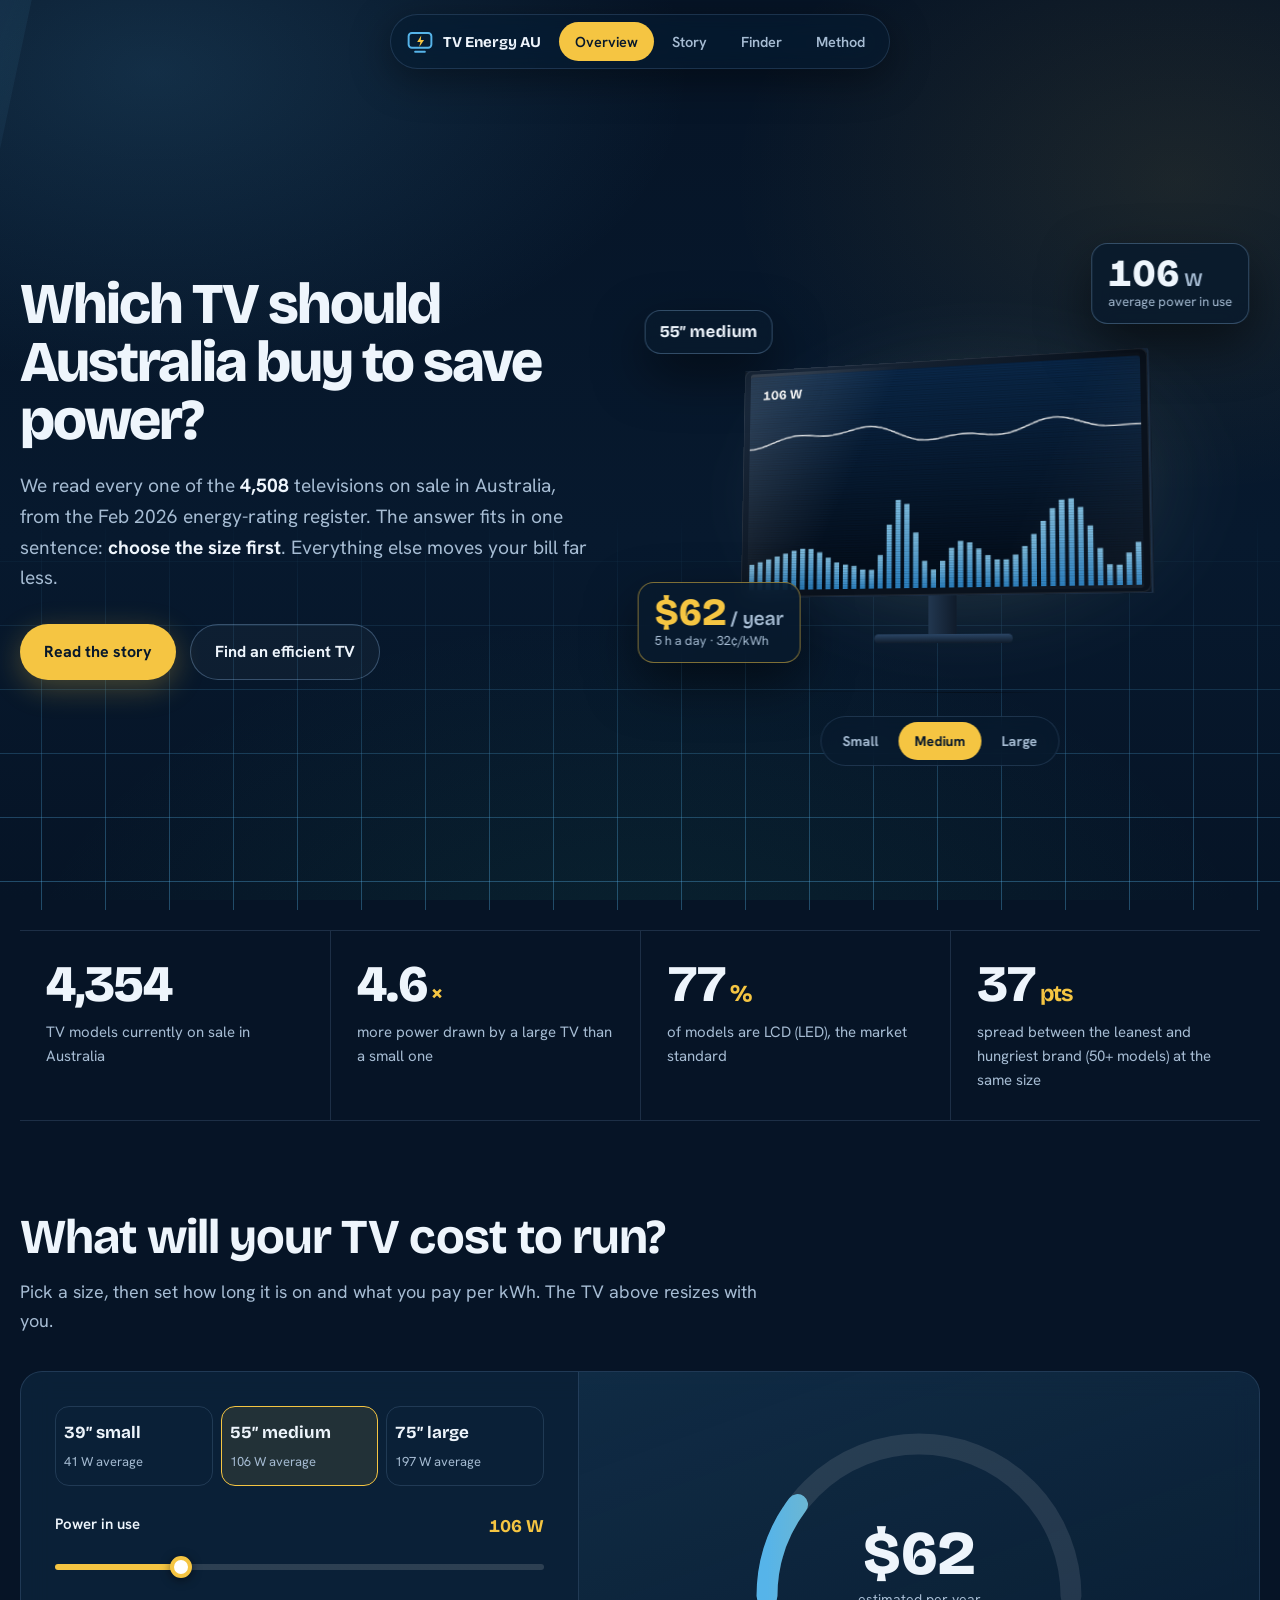
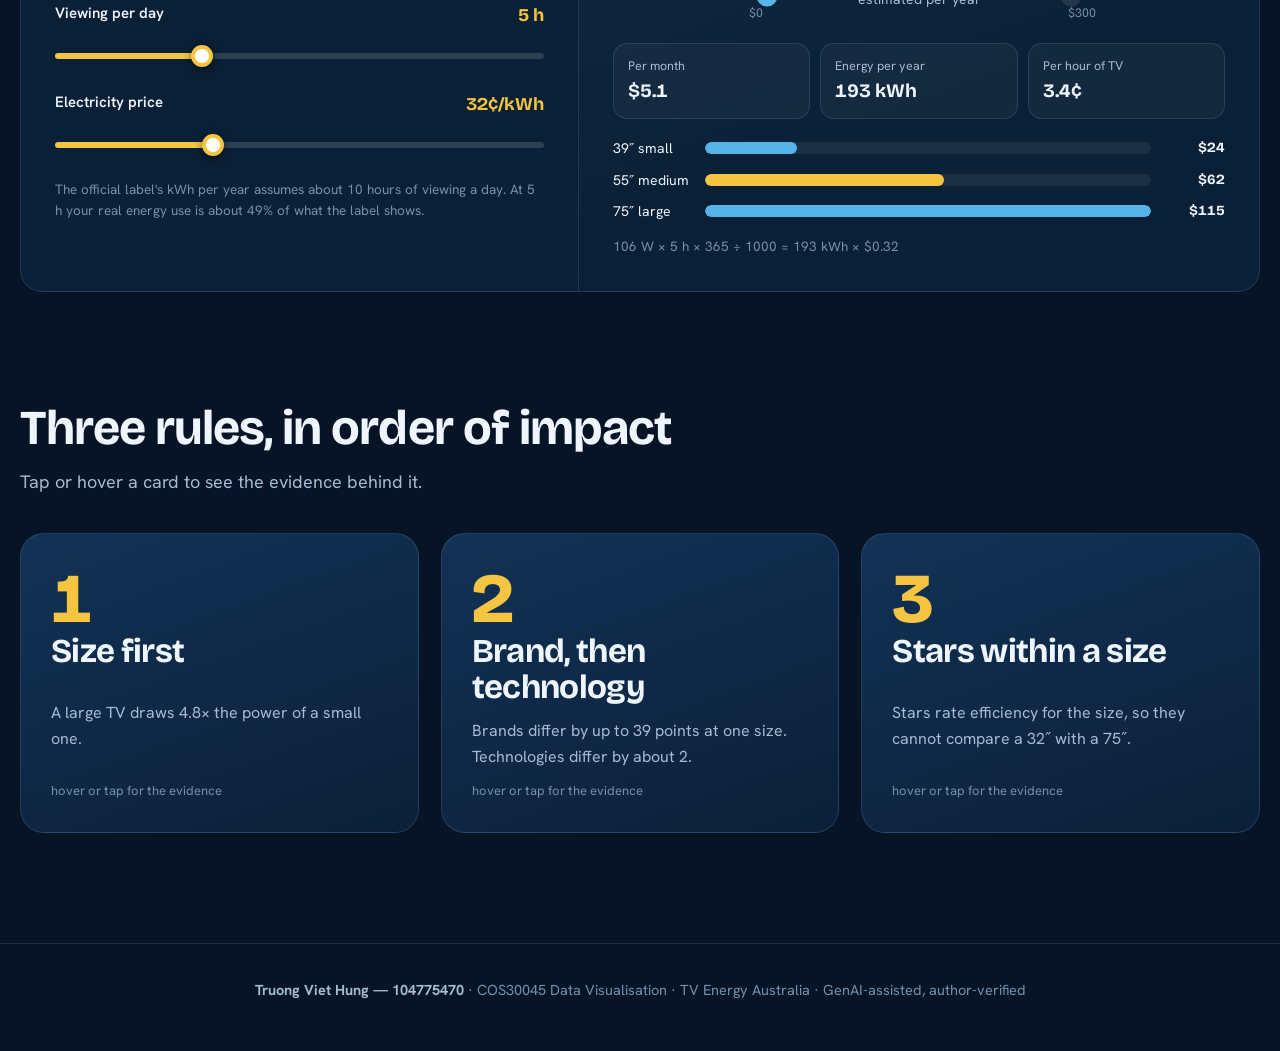
<file: index.html>
<!DOCTYPE html>
<html lang="en">
<head>
<meta charset="UTF-8">
<meta name="viewport" content="width=device-width, initial-scale=1, viewport-fit=cover">
<title>TV Energy in Australia — which TV should you buy to save power?</title>
<meta name="description" content="Interactive data story of 4,508 TVs on sale in Australia: size, brand, technology, stars and standby power.">
<link rel="preconnect" href="https://fonts.googleapis.com"><link rel="preconnect" href="https://fonts.gstatic.com" crossorigin>
<link href="https://fonts.googleapis.com/css2?family=Bricolage+Grotesque:opsz,wght@12..96,500..800&family=Hanken+Grotesk:wght@400..700&display=swap" rel="stylesheet">
<link rel="stylesheet" href="style.css">
</head>
<body>
<div id="progress"></div>
<div id="wipe"></div>
<div id="boot" aria-hidden="true"><div class="beam"></div><div class="bootlbl">TV ENERGY · AUSTRALIA</div></div>
<div class="tt" id="tt" role="tooltip"></div>

<header class="top">
  <div class="bar">
    <div class="brand">
      <svg viewBox="0 0 32 32" aria-hidden="true"><rect x="2" y="5" width="28" height="18" rx="4" fill="none" stroke="#56B4E9" stroke-width="2.4"/><path d="M17.5 8l-5 8h4l-1.5 6 6-8.5h-4z" fill="#f5c542"/><path d="M10 28h12" stroke="#56B4E9" stroke-width="2.4" stroke-linecap="round"/></svg>
      <span>TV Energy AU</span>
    </div>
    <nav class="tabs" aria-label="Main navigation">
      <i id="tabPill"></i>
      <button data-go="home">Overview</button>
      <button data-go="story">Story</button>
      <button data-go="finder">Finder</button>
      <button data-go="method">Method</button>
    </nav>
  </div>
</header>

<div class="rail" id="rail" hidden aria-label="Chapters"></div>

<main id="stage">

<!-- ================= OVERVIEW ================= -->
<section class="scene" id="s-home">
  <div class="wrap">
    <div class="hero">
      <div class="floor"><i></i></div>
      <div>
        <h1>Which TV should Australia buy to save power?</h1>
        <p class="lead">We read every one of the <b data-bind="n">4,508</b> televisions on sale in Australia, from the Feb 2026 energy-rating register. The answer fits in one sentence: <b>choose the size first</b>. Everything else moves your bill far less.</p>
        <div class="hero-cta">
          <button class="btn primary" data-go="story">Read the story</button>
          <button class="btn ghost" data-go="finder">Find an efficient TV</button>
        </div>
      </div>
      <div class="tv-stage" id="tvStage">
        <div class="tv-rig" id="tvRig">
          <div class="glow" id="tvGlow"></div>
          <div class="tv" id="tv">
            <div class="f back"></div><div class="f sl"></div><div class="f sr2"></div><div class="f st"></div><div class="f sb"></div>
            <div class="f front"><canvas id="tvCanvas" width="640" height="360"></canvas></div>
            <div class="neck"></div><div class="foot"></div><div class="shadow"></div>
          </div>
        </div>
        <div class="float f-w"><div class="big"><span id="fW">105</span><small>W</small></div><div class="sm">average power in use</div></div>
        <div class="float f-c"><div class="big"><span id="fC">$62</span><small>/ year</small></div><div class="sm" id="fCs">5 h a day · 32¢/kWh</div></div>
        <div class="float f-s" id="fS">55″ medium</div>
        <div class="size-seg" id="heroSeg" role="group" aria-label="TV size">
          <button data-p="small" aria-pressed="false">Small</button>
          <button data-p="medium" aria-pressed="true">Medium</button>
          <button data-p="large" aria-pressed="false">Large</button>
        </div>
      </div>
    </div>

    <div class="kpis" data-reveal>
      <div class="kpi"><div class="n"><span data-count data-to="4508"></span></div><p>TV models currently on sale in Australia</p></div>
      <div class="kpi"><div class="n"><span data-count data-bindto="ratio" data-dec="1"></span><small>×</small></div><p>more power drawn by a large TV than a small one</p></div>
      <div class="kpi"><div class="n"><span data-count data-bindto="ledShare"></span><small>%</small></div><p>of models are LCD (LED), the market standard</p></div>
      <div class="kpi"><div class="n"><span data-count data-bindto="brandSpread"></span><small>pts</small></div><p>spread between the leanest and hungriest brand (50+ models) at the same size</p></div>
    </div>

    <div class="sec-head" data-reveal>
      <h2>What will your TV cost to run?</h2>
      <p>Pick a size, then set how long it is on and what you pay per kWh. The TV above resizes with you.</p>
    </div>
    <div class="panel calc" data-reveal>
      <div class="in">
        <div class="presets" id="presets" role="group" aria-label="Size preset"></div>
        <div class="field"><label for="rW">Power in use <output id="oW">105 W</output></label><input type="range" id="rW" min="10" max="400" step="1"></div>
        <div class="field"><label for="rH">Viewing per day <output id="oH">5 h</output></label><input type="range" id="rH" min="0.5" max="16" step="0.5"></div>
        <div class="field"><label for="rC">Electricity price <output id="oC">32¢/kWh</output></label><input type="range" id="rC" min="10" max="80" step="1"></div>
        <p class="fine" id="labelNote"></p>
      </div>
      <div class="out">
        <div class="gauge"><svg viewBox="0 0 400 230" aria-hidden="true"><path id="gBg" fill="none" stroke="rgba(255,255,255,.1)" stroke-width="22" stroke-linecap="round"/><path id="gFg" fill="none" stroke="url(#gg)" stroke-width="22" stroke-linecap="round"/><defs><linearGradient id="gg" x1="0" x2="1"><stop offset="0" stop-color="#56B4E9"/><stop offset="1" stop-color="#f5c542"/></linearGradient></defs><text x="28" y="222" font-size="13" fill="#7590ad" text-anchor="middle">$0</text><text x="372" y="222" font-size="13" fill="#7590ad" text-anchor="middle" id="gMax">$300</text></svg>
          <div class="val"><b id="cYear">$62</b><span>estimated per year</span></div></div>
        <div class="minis"><div><span>Per month</span><b id="cMonth">$5.1</b></div><div><span>Energy per year</span><b id="cKwh">192 kWh</b></div><div><span>Per hour of TV</span><b id="cHour">3.4¢</b></div></div>
        <div class="cmp" id="cmp"></div>
        <p class="fine" id="cFormula"></p>
      </div>
    </div>

    <div class="sec-head" data-reveal>
      <h2>Three rules, in order of impact</h2>
      <p>Tap or hover a card to see the evidence behind it.</p>
    </div>
    <div class="verdict" id="verdict"></div>
  </div>
</section>

<!-- ================= STORY ================= -->
<section class="scene" id="s-story" hidden>
  <div class="wrap">
    <div class="story-hero">
      <h1>Eight charts that explain the TV market</h1>
      <p>Each chapter asks one question, shows the answer, and says what it means for a buyer. Every chart is drawn live from the 4,508 models, and most have a switch so you can look at the same data another way.</p>
    </div>
    <div id="chapters"></div>
    <div class="end-verdict" data-reveal>
      <h2>What to tell a shopper</h2>
      <ol id="endList"></ol>
    </div>
  </div>
</section>

<!-- ================= FINDER ================= -->
<section class="scene" id="s-finder" hidden>
  <div class="wrap">
    <div class="sec-head">
      <h2>Find the leanest TV for your room</h2>
      <p>Filter all 4,508 models, then click a dot or a row. Dots outside your filter fade out; the gold line traces the lowest power at each size.</p>
    </div>
    <div class="finder">
      <aside class="panel filters">
        <h3>Filters</h3>
        <div class="field"><label>Screen size <output id="fSize">15–115″</output></label>
          <input type="range" id="fMin" min="15" max="115" step="1" value="15" aria-label="Minimum size">
          <input type="range" id="fMax" min="15" max="115" step="1" value="115" aria-label="Maximum size" style="margin-top:14px">
          <div class="chips" style="margin-top:12px" id="fCls"></div></div>
        <div class="field"><label>Technology</label><div class="chips" id="fTech"></div></div>
        <div class="field"><label for="fBrand">Brand</label><select id="fBrand"></select></div>
        <div class="field"><label for="fStar">Minimum stars <output id="oStar">any</output></label><input type="range" id="fStar" min="1" max="8" step="0.5" value="1"></div>
        <div class="field" style="margin-bottom:0"><label for="fSort">Rank list by</label>
          <select id="fSort"><option value="idx">Leanest for its size</option><option value="w">Lowest watts</option><option value="r">Highest star index</option></select>
          <button class="mini-btn" id="fReset">Reset filters</button></div>
      </aside>
      <div class="results">
        <div class="panel usage">
          <div class="field"><label for="uH">Viewing per day <output id="uHo">5 h</output></label><input type="range" id="uH" min="0.5" max="16" step="0.5"></div>
          <div class="field"><label for="uC">Electricity price <output id="uCo">32¢/kWh</output></label><input type="range" id="uC" min="10" max="80" step="1"></div>
        </div>
        <div class="res-top" id="resTop"></div>
        <div class="panel scatter-panel">
          <div class="panel-head"><h3>Every model: size vs power</h3><div class="legend" id="finderLegend"></div></div>
          <div class="sc" id="finderSc"></div>
        </div>
        <div class="panel detail" id="detail" hidden></div>
        <div class="panel table-panel">
          <table><thead><tr><th>Brand and model</th><th class="r">Size</th><th>Tech</th><th class="r">Watts</th><th class="r">Stars</th><th class="r">Per year</th><th class="r">vs same size</th></tr></thead><tbody id="tbody"></tbody></table>
          <div style="text-align:center;margin-top:12px"><button class="btn ghost" id="more" style="padding:10px 20px;font-size:14.5px">Show more</button></div>
        </div>
      </div>
    </div>
  </div>
</section>

<!-- ================= METHOD ================= -->
<section class="scene" id="s-method" hidden>
  <div class="wrap">
    <div class="story-hero">
      <h1>How the data was prepared</h1>
      <p>Dataset <code>tv_2026_02_15.csv</code>: 4,724 rows and 32 columns from the Australian Energy Rating register (data.gov.au), downloaded 15 Feb 2026 and pinned to that version.</p>
    </div>
    <div class="panel" style="padding:30px;margin-bottom:22px" data-reveal>
      <h3 style="font-size:23px;margin-bottom:6px">From 4,724 rows to 4,508 models</h3>
      <div class="funnel" id="funnel"></div>
      <h3 style="font-size:23px;margin:30px 0 4px">12 of 32 columns put to work</h3>
      <p style="color:var(--ink2)">The first version of this site used four. Gold chips are the columns used here.</p>
      <div class="cols" id="cols"></div>
    </div>
    <div class="method-grid">
      <div class="panel" data-reveal><h3>Audience and story</h3><p>Australian shoppers comparing TVs. The story runs from market overview, to sizes, brands and a fair power comparison, to one buying rule. Every chapter follows question, chart, so what.</p></div>
      <div class="panel" data-reveal><h3>Cleaning steps</h3><ul><li>Brands upper-cased; SAMSUNG ELECTRONICS merged into SAMSUNG; Q.BELL into QBELL; S VISION into SVISION (74 brands).</li><li>Kept only <code>Available</code> models whose <code>SoldIn</code> contains Australia.</li><li>Inches = <code>screensize</code> ÷ 2.54. Size class: small under 43″, medium 43–65″, large above 65″.</li><li>Standby: <code>-</code> read as missing (17.7% of models), never as zero.</li></ul></div>
      <div class="panel" data-reveal><h3>Size-fair index</h3><p>To compare brands and technologies without size getting in the way, each model's power is divided by the median power of TVs within 2 inches of its size, then multiplied by 100. A score of 100 is typical for that size; 80 uses 20% less.</p></div>
      <div class="panel" data-reveal><h3>Accuracy, privacy and ethics</h3><p>A catalogue snapshot: there are no sales, prices or dates sold, so shelf share is not market share and nothing here is a trend. Product data only, no personal information. Charts show association, not causation. Groups under 30 models (small OLED, n=17) are flagged, not ranked. No brand is promoted.</p></div>
      <div class="panel" data-reveal><h3>Technology</h3><p>HTML, CSS and JavaScript with D3.js v7 for 2D charts. Depth effects are CSS 3D transforms on the page, never on the charts: 3D charts hide values behind perspective, so every chart here is flat and labelled.</p></div>
      <div class="panel" data-reveal><h3>AI declaration</h3><p>Generative AI (Copilot and Claude) assisted with code suggestions, KNIME error explanations and wording. All output was reviewed and understood by the author.</p></div>
    </div>
  </div>
</section>
</main>

<footer><b>Truong Viet Hung — 104775470</b> · COS30045 Data Visualisation · TV Energy Australia · GenAI-assisted, author-verified</footer>


<script src="js/d3.min.js"></script>
<script src="data.js"></script>
<script src="app.js"></script>
</body>
</html>
</file>
<file: style.css>
@property --tvw { syntax: '<length>'; inherits: true; initial-value: 340px; }
:root {
  --bg: #061426; --bg2: #0a1f38; --navy: #0f2a44; --navy2: #163a5c;
  --panel: rgba(15, 42, 68, .58); --panel-solid: #0d2540;
  --line: rgba(150, 195, 240, .16); --line2: rgba(150, 195, 240, .3);
  --ink: #eef5fc; --ink2: #a6bcd3; --ink3: #7590ad;
  --gold: #f5c542; --gold2: #c9970d;
  --led: #56B4E9; --lcd: #2fd0a0; --oled: #e58fc0;
  --good: #3ddc97; --bad: #ff8a65;
  --display: 'Bricolage Grotesque', 'Segoe UI', system-ui, sans-serif;
  --body: 'Hanken Grotesk', 'Segoe UI', system-ui, sans-serif;
  --ease: cubic-bezier(.2, .8, .2, 1);
}
* { box-sizing: border-box; margin: 0; padding: 0; }
html { scroll-behavior: smooth; -webkit-text-size-adjust: 100%; }
body {
  background: var(--bg); color: var(--ink); font-family: var(--body); font-size: 16.5px; line-height: 1.6;
  overflow-x: hidden; min-height: 100vh; font-variant-numeric: tabular-nums;
}
body::before { /* ambient gradient field */
  content: ''; position: fixed; inset: 0; z-index: -2; pointer-events: none;
  background:
    radial-gradient(60vw 50vh at 12% 8%, rgba(86, 180, 233, .16), transparent 70%),
    radial-gradient(50vw 50vh at 92% 20%, rgba(245, 197, 66, .09), transparent 70%),
    radial-gradient(70vw 60vh at 50% 110%, rgba(47, 208, 160, .08), transparent 70%),
    linear-gradient(180deg, #061426, #07192e 60%, #061426);
}
h1, h2, h3, h4 { font-family: var(--display); font-weight: 700; line-height: 1.08; letter-spacing: -.02em; }
button { font: inherit; color: inherit; cursor: pointer; border: 0; background: none; }
:focus-visible { outline: 2px solid var(--gold); outline-offset: 3px; border-radius: 6px; }
a { color: var(--gold); }
.wrap { width: min(1240px, 100% - 40px); margin-inline: auto; }
[hidden] { display: none !important; }
.sr { position: absolute; width: 1px; height: 1px; overflow: hidden; clip: rect(0 0 0 0); }

/* ---------- progress + boot ---------- */
#progress { position: fixed; top: 0; left: 0; height: 3px; width: 100%; transform-origin: 0 50%; transform: scaleX(0); background: linear-gradient(90deg, var(--led), var(--gold)); z-index: 90; }
#boot { position: fixed; inset: 0; z-index: 200; background: #000; display: grid; place-items: center; cursor: pointer; }
#boot .beam { width: 100vw; height: 3px; background: #fff; box-shadow: 0 0 40px 12px rgba(180, 220, 255, .8); transform: scaleX(0); animation: beamX .45s var(--ease) .1s forwards; }
#boot.go { animation: bootOut .9s .0s ease-in forwards; }
#boot.go .beam { animation: beamY .7s var(--ease) forwards; }
#boot .bootlbl { position: absolute; bottom: 9vh; font-family: var(--display); font-weight: 600; letter-spacing: .3em; font-size: 12px; color: #9db4cc; opacity: 0; animation: fadeIn .4s .5s forwards; }
@keyframes beamX { to { transform: scaleX(1); } }
@keyframes beamY { 0% { height: 3px; } 100% { height: 140vh; background: #061426; box-shadow: none; } }
@keyframes bootOut { 0% { opacity: 1; } 70% { opacity: 1; } 100% { opacity: 0; visibility: hidden; } }
@keyframes fadeIn { to { opacity: 1; } }

/* ---------- header ---------- */
header.top { position: fixed; top: 14px; left: 0; right: 0; z-index: 80; display: flex; justify-content: center; pointer-events: none; padding-inline: 12px; }
.bar {
  pointer-events: auto; display: flex; align-items: center; gap: 18px; padding: 7px 8px 7px 16px; border-radius: 999px;
  background: rgba(8, 26, 46, .62); backdrop-filter: blur(18px) saturate(1.4); -webkit-backdrop-filter: blur(18px) saturate(1.4);
  border: 1px solid var(--line); box-shadow: 0 10px 40px rgba(0, 0, 0, .4);
}
.brand { display: flex; align-items: center; gap: 10px; font-family: var(--display); font-weight: 700; font-size: 15px; white-space: nowrap; }
.brand svg { width: 26px; height: 26px; }
nav.tabs { position: relative; display: flex; gap: 2px; }
nav.tabs button { position: relative; z-index: 1; padding: 8px 16px; border-radius: 999px; font-weight: 600; font-size: 14.5px; color: var(--ink2); transition: color .25s; }
nav.tabs button[aria-current="page"] { color: #07182b; }
nav.tabs button:not([aria-current="page"]):hover { color: var(--ink); }
#tabPill { position: absolute; z-index: 0; top: 0; left: 0; height: 100%; border-radius: 999px; background: var(--gold); transition: transform .5s var(--ease), width .5s var(--ease); }

/* ---------- 3D scenes ---------- */
#stage { perspective: 1900px; perspective-origin: 50% 18%; overflow-x: clip; }
.scene { transform-origin: 50% 30%; backface-visibility: hidden; padding-top: 96px; min-height: 100vh; }
.scene.leave-fwd { animation: leaveFwd .46s cubic-bezier(.55, 0, .9, .5) forwards; }
.scene.leave-back { animation: leaveBack .46s cubic-bezier(.55, 0, .9, .5) forwards; }
.scene.enter-fwd { animation: enterFwd .8s var(--ease) both; }
.scene.enter-back { animation: enterBack .8s var(--ease) both; }
@keyframes leaveFwd { to { transform: translate3d(-9%, 0, -420px) rotateY(24deg); opacity: 0; filter: blur(5px); } }
@keyframes leaveBack { to { transform: translate3d(9%, 0, -420px) rotateY(-24deg); opacity: 0; filter: blur(5px); } }
@keyframes enterFwd { from { transform: translate3d(9%, 0, -420px) rotateY(-24deg); opacity: 0; filter: blur(5px); } to { transform: none; opacity: 1; filter: none; } }
@keyframes enterBack { from { transform: translate3d(-9%, 0, -420px) rotateY(24deg); opacity: 0; filter: blur(5px); } to { transform: none; opacity: 1; filter: none; } }
#wipe { position: fixed; inset: 0; z-index: 70; pointer-events: none; transform: translateX(-105%) skewX(-12deg); background: linear-gradient(100deg, transparent 0%, rgba(86, 180, 233, .25) 40%, rgba(245, 197, 66, .55) 50%, rgba(86, 180, 233, .25) 60%, transparent 100%); }
#wipe.run { animation: wipe .85s cubic-bezier(.5, 0, .2, 1); }
#wipe.back.run { animation: wipeB .85s cubic-bezier(.5, 0, .2, 1); }
@keyframes wipe { from { transform: translateX(-105%) skewX(-12deg); } to { transform: translateX(105%) skewX(-12deg); } }
@keyframes wipeB { from { transform: translateX(105%) skewX(-12deg); } to { transform: translateX(-105%) skewX(-12deg); } }

/* ---------- reveal / spotlight ---------- */
[data-reveal] { opacity: 0; transform: perspective(900px) translateY(34px) rotateX(10deg); transform-origin: 50% 0; transition: opacity .8s var(--ease), transform .9s var(--ease); transition-delay: var(--d, 0s); }
[data-reveal].in { opacity: 1; transform: none; }
.panel {
  position: relative; border-radius: 22px; background: var(--panel); border: 1px solid var(--line);
  backdrop-filter: blur(14px); -webkit-backdrop-filter: blur(14px); overflow: hidden; isolation: isolate;
}
.panel::before { content: ''; position: absolute; inset: 0; z-index: -1; opacity: 0; transition: opacity .3s; pointer-events: none;
  background: radial-gradient(420px circle at var(--mx, 50%) var(--my, 50%), rgba(120, 190, 255, .14), transparent 60%); }
.panel:hover::before { opacity: 1; }

/* ---------- buttons ---------- */
.btn { display: inline-flex; align-items: center; gap: 10px; padding: 14px 24px; border-radius: 999px; font-weight: 700; font-size: 16px; transition: transform .25s var(--ease), box-shadow .25s, background .25s; }
.btn.primary { background: var(--gold); color: #07182b; box-shadow: 0 8px 30px rgba(245, 197, 66, .28); }
.btn.primary:hover { transform: translateY(-3px); box-shadow: 0 14px 40px rgba(245, 197, 66, .4); }
.btn.ghost { border: 1px solid var(--line2); color: var(--ink); background: rgba(255, 255, 255, .03); }
.btn.ghost:hover { background: rgba(255, 255, 255, .09); transform: translateY(-3px); }

/* ---------- HERO ---------- */
.hero { position: relative; display: grid; grid-template-columns: minmax(0, 1fr) minmax(0, 1.1fr); gap: 20px; align-items: center; min-height: calc(100vh - 96px); padding-bottom: 40px; }
.floor { position: absolute; left: -10vw; right: -10vw; bottom: -10px; height: 52%; z-index: -1; perspective: 520px; overflow: hidden; pointer-events: none;
  mask-image: linear-gradient(to top, #000 10%, transparent 95%); -webkit-mask-image: linear-gradient(to top, #000 10%, transparent 95%); }
.floor i { position: absolute; inset: -60% -20% 0; transform: rotateX(68deg); transform-origin: 50% 100%;
  background-image: linear-gradient(rgba(86, 180, 233, .35) 1px, transparent 1px), linear-gradient(90deg, rgba(86, 180, 233, .35) 1px, transparent 1px);
  background-size: 64px 64px; animation: floorMove 2.4s linear infinite; }
@keyframes floorMove { to { background-position: 0 64px; } }
.hero h1 { font-size: clamp(38px, 4.5vw, 68px); font-weight: 800; line-height: 1; letter-spacing: -.035em; margin-bottom: 22px; }
.hero .lead { font-size: clamp(17px, 1.5vw, 20px); color: var(--ink2); max-width: 36em; margin-bottom: 30px; }
.hero .lead b { color: var(--ink); }
.hero-cta { display: flex; flex-wrap: wrap; gap: 14px; }
.hero > div:first-child > * { animation: heroIn .9s var(--ease) both; }
.hero > div:first-child > *:nth-child(2) { animation-delay: .12s; }
.hero > div:first-child > *:nth-child(3) { animation-delay: .24s; }
body.booting .hero > div:first-child > * { animation-play-state: paused; opacity: 0; }
@keyframes heroIn { from { opacity: 0; transform: translateY(40px) rotateX(-14deg); } to { opacity: 1; transform: none; } }

.tv-stage { position: relative; height: min(66vh, 560px); display: grid; place-items: center; perspective: 1400px; }
.tv-rig { position: relative; transform-style: preserve-3d; transform: rotateX(var(--rx, 6deg)) rotateY(var(--ry, -18deg)); will-change: transform; }
.tv { --d: 22px; position: relative; width: var(--tvw); height: calc(var(--tvw) * .5625); transform-style: preserve-3d; transition: --tvw .9s var(--ease); }
.tv .f { position: absolute; background: #0a121d; }
.tv .front { inset: 0; transform: translateZ(calc(var(--d) / 2)); border-radius: 8px; padding: 1.6%; background: linear-gradient(145deg, #1c2c40, #0a121d 55%); box-shadow: inset 0 0 0 1px rgba(255, 255, 255, .08); }
.tv .front canvas { width: 100%; height: 100%; display: block; border-radius: 3px; background: #02060c; }
.tv .front::after { content: ''; position: absolute; inset: 1.6%; border-radius: 3px; pointer-events: none; background: linear-gradient(115deg, rgba(255, 255, 255, .16), transparent 32%, transparent 70%, rgba(255, 255, 255, .05)); }
.tv .back { inset: 0; transform: translateZ(calc(var(--d) / -2)) rotateY(180deg); border-radius: 8px; background: #0c1623; }
.tv .sl, .tv .sr2 { top: 0; bottom: 0; width: var(--d); background: linear-gradient(90deg, #223750, #101c2b); }
.tv .sl { left: 0; transform-origin: 0 50%; transform: translateZ(calc(var(--d) / -2)) rotateY(-90deg); }
.tv .sr2 { right: 0; transform-origin: 100% 50%; transform: translateZ(calc(var(--d) / -2)) rotateY(90deg); }
.tv .st, .tv .sb { left: 0; right: 0; height: var(--d); background: #1a2c43; }
.tv .st { top: 0; transform-origin: 50% 0; transform: translateZ(calc(var(--d) / -2)) rotateX(90deg); }
.tv .sb { bottom: 0; transform-origin: 50% 100%; transform: translateZ(calc(var(--d) / -2)) rotateX(-90deg); }
.neck { position: absolute; left: 50%; top: 100%; width: calc(var(--tvw) * .07); height: calc(var(--tvw) * .09); transform: translate3d(-50%, 0, -6px); background: linear-gradient(90deg, #223750, #0f1b2a); }
.foot { position: absolute; left: 50%; top: calc(100% + var(--tvw) * .09); width: calc(var(--tvw) * .34); height: 9px; border-radius: 6px; transform: translate3d(-50%, 0, -6px); background: linear-gradient(#2b4666, #0f1b2a); }
.glow { position: absolute; left: 50%; top: 50%; width: calc(var(--tvw) * 1.5); height: calc(var(--tvw) * .95); border-radius: 50%; transform: translate3d(-50%, -50%, -80px); background: radial-gradient(closest-side, var(--gc, rgba(86, 180, 233, .4)), transparent); filter: blur(30px); opacity: var(--go, .7); transition: opacity .8s; pointer-events: none; }
.shadow { position: absolute; left: 50%; top: calc(100% + var(--tvw) * .18); width: calc(var(--tvw) * .9); height: 40px; transform: translate3d(-50%, 0, -6px) rotateX(90deg); background: radial-gradient(closest-side, rgba(0, 0, 0, .6), transparent); filter: blur(8px); }
.float { position: absolute; z-index: 2; will-change: transform; padding: 10px 16px; border-radius: 16px; background: rgba(8, 26, 46, .78); border: 1px solid var(--line2); backdrop-filter: blur(10px); box-shadow: 0 20px 50px rgba(0, 0, 0, .5); white-space: nowrap; }
.float .big { font-family: var(--display); font-weight: 800; font-size: clamp(26px, 3vw, 40px); line-height: 1; }
.float .big small { font-size: .5em; font-weight: 600; color: var(--ink2); margin-left: 4px; }
.float .sm { font-size: 13px; color: var(--ink2); }
.f-w { top: 8%; right: 1%; }
.f-c { bottom: 17%; left: 2%; border-color: rgba(245, 197, 66, .5); }
.f-c .big { color: var(--gold); }
.f-s { top: 20%; left: 4%; padding: 8px 14px; font-weight: 700; font-family: var(--display); }
.size-seg { position: absolute; bottom: -8px; left: 50%; transform: translateX(-50%); display: flex; gap: 4px; padding: 5px; border-radius: 999px; background: rgba(8, 26, 46, .7); border: 1px solid var(--line); backdrop-filter: blur(10px); z-index: 3; }
.size-seg button { padding: 8px 16px; border-radius: 999px; font-weight: 700; font-size: 14px; color: var(--ink2); transition: .25s; }
.size-seg button[aria-pressed="true"] { background: var(--gold); color: #07182b; }
.size-seg button:not([aria-pressed="true"]):hover { color: var(--ink); background: rgba(255, 255, 255, .07); }

/* ---------- KPI band ---------- */
.kpis { display: grid; grid-template-columns: repeat(4, 1fr); margin: 30px 0 90px; border-block: 1px solid var(--line); }
.kpi { padding: 28px 26px; border-left: 1px solid var(--line); }
.kpi:first-child { border-left: 0; }
.kpi .n { font-family: var(--display); font-weight: 800; font-size: clamp(34px, 4vw, 58px); line-height: 1; letter-spacing: -.03em; }
.kpi .n small { font-size: .45em; color: var(--gold); margin-left: 4px; font-weight: 700; }
.kpi p { margin-top: 10px; color: var(--ink2); font-size: 15px; max-width: 18em; }

/* ---------- section heads ---------- */
.sec-head { max-width: 760px; margin-bottom: 36px; }
.sec-head h2 { font-size: clamp(30px, 3.8vw, 52px); margin-bottom: 14px; }
.sec-head p { color: var(--ink2); font-size: 18px; }

/* ---------- calculator ---------- */
.calc { display: grid; grid-template-columns: minmax(0, .9fr) minmax(0, 1.1fr); gap: 0; margin-bottom: 110px; }
.calc .in, .calc .out { padding: 34px; }
.calc .out { border-left: 1px solid var(--line); background: linear-gradient(160deg, rgba(86, 180, 233, .08), transparent 60%); }
.field { margin-bottom: 24px; }
.field label { display: flex; justify-content: space-between; font-weight: 600; margin-bottom: 10px; font-size: 15px; }
.field label output { color: var(--gold); font-family: var(--display); font-weight: 700; font-size: 18px; }
.presets { display: grid; grid-template-columns: repeat(3, 1fr); gap: 8px; margin-bottom: 26px; }
.presets button { padding: 12px 8px; border-radius: 14px; border: 1px solid var(--line); text-align: left; transition: .25s; }
.presets button b { display: block; font-family: var(--display); font-size: 17px; }
.presets button span { font-size: 13px; color: var(--ink2); }
.presets button[aria-pressed="true"] { border-color: var(--gold); background: rgba(245, 197, 66, .1); }
.presets button:hover { border-color: var(--line2); transform: translateY(-2px); }
input[type=range] { -webkit-appearance: none; appearance: none; width: 100%; height: 6px; border-radius: 6px; background: linear-gradient(90deg, var(--gold) var(--p, 50%), rgba(255, 255, 255, .14) var(--p, 50%)); outline-offset: 6px; }
input[type=range]::-webkit-slider-thumb { -webkit-appearance: none; width: 22px; height: 22px; border-radius: 50%; background: #fff; border: 4px solid var(--gold); box-shadow: 0 2px 10px rgba(0, 0, 0, .5); cursor: grab; transition: transform .2s; }
input[type=range]::-webkit-slider-thumb:hover { transform: scale(1.18); }
input[type=range]::-moz-range-thumb { width: 16px; height: 16px; border-radius: 50%; background: #fff; border: 4px solid var(--gold); cursor: grab; }
.gauge { position: relative; max-width: 380px; margin: 0 auto 10px; }
.gauge svg { width: 100%; display: block; }
.gauge .val { position: absolute; left: 0; right: 0; bottom: 6%; text-align: center; }
.gauge .val b { display: block; font-family: var(--display); font-size: clamp(40px, 5vw, 62px); line-height: 1; font-weight: 800; }
.gauge .val span { color: var(--ink2); font-size: 14px; }
.minis { display: grid; grid-template-columns: repeat(3, 1fr); gap: 10px; margin: 18px 0; }
.minis div { padding: 12px 14px; border-radius: 14px; background: rgba(255, 255, 255, .04); border: 1px solid var(--line); }
.minis span { display: block; font-size: 12.5px; color: var(--ink2); }
.minis b { font-family: var(--display); font-size: 19px; }
.cmp { display: grid; gap: 9px; margin-top: 8px; }
.cmp .row { display: grid; grid-template-columns: 82px 1fr 64px; gap: 10px; align-items: center; font-size: 14px; }
.cmp .trk { height: 12px; border-radius: 8px; background: rgba(255, 255, 255, .07); overflow: hidden; }
.cmp .fill { height: 100%; border-radius: 8px; background: var(--led); width: 0; transition: width .9s var(--ease); }
.cmp .row.on .fill { background: var(--gold); }
.cmp .row b { text-align: right; font-family: var(--display); }
.fine { font-size: 13.5px; color: var(--ink3); margin-top: 14px; line-height: 1.5; }

/* ---------- verdict flip cards ---------- */
.verdict { display: grid; grid-template-columns: repeat(3, 1fr); gap: 22px; margin-bottom: 110px; }
.verdict > div { perspective: 1400px; }
.vcard { position: relative; min-height: 300px; transform-style: preserve-3d; transition: transform .8s var(--ease); text-align: left; display: block; width: 100%; }
.vcard.flipped, .vcard:hover { transform: rotateY(180deg); }
.vcard .face { position: absolute; inset: 0; padding: 30px; border-radius: 24px; backface-visibility: hidden; -webkit-backface-visibility: hidden; border: 1px solid var(--line); display: flex; flex-direction: column; justify-content: space-between; }
.vcard .a { background: linear-gradient(160deg, #123256, #0b2038); }
.vcard .b { transform: rotateY(180deg); background: linear-gradient(160deg, #3a2f0d, #1a1608 90%); border-color: rgba(245, 197, 66, .4); }
.vcard h3 { font-size: clamp(26px, 2.6vw, 36px); }
.vcard .num { font-family: var(--display); font-weight: 800; font-size: 70px; line-height: 1; color: var(--gold); }
.vcard p { color: var(--ink2); font-size: 16px; }
.vcard .hint { font-size: 13px; color: var(--ink3); }
.vcard .b .num { font-size: 54px; color: var(--gold); }
.vcard .b p { color: #e9dcae; }

/* ---------- Story ---------- */
.story-hero { padding: 40px 0 70px; max-width: 900px; }
.story-hero h1 { font-size: clamp(38px, 5.2vw, 72px); font-weight: 800; letter-spacing: -.035em; margin-bottom: 20px; }
.story-hero p { color: var(--ink2); font-size: 19px; max-width: 40em; }
.chapter { display: grid; grid-template-columns: minmax(0, 5fr) minmax(0, 7fr); gap: 44px; align-items: start; padding: 70px 0; border-top: 1px solid var(--line); scroll-margin-top: 80px; }
.chapter:nth-of-type(even) { grid-template-columns: minmax(0, 7fr) minmax(0, 5fr); }
.chapter:nth-of-type(even) .ch-text { order: 2; }
.ch-text { position: sticky; top: 100px; }
.ch-no { font-family: var(--display); font-weight: 800; font-size: 15px; color: var(--gold); margin-bottom: 14px; display: flex; align-items: center; gap: 12px; }
.ch-no::after { content: ''; height: 1px; width: 56px; background: var(--gold); opacity: .6; }
.ch-text h2 { font-size: clamp(27px, 2.8vw, 40px); margin-bottom: 18px; }
.ch-big { font-family: var(--display); font-weight: 800; font-size: clamp(30px, 3.2vw, 46px); letter-spacing: -.03em; line-height: 1.05; margin-bottom: 18px; color: #fff; }
.ch-text ul { list-style: none; display: grid; gap: 12px; margin-bottom: 20px; }
.ch-text li { padding-left: 22px; position: relative; color: var(--ink2); font-size: 16px; }
.ch-text li::before { content: ''; position: absolute; left: 0; top: .62em; width: 9px; height: 9px; border-radius: 3px; background: var(--led); transform: rotate(45deg); }
.ch-text li b { color: var(--ink); }
.sowhat { padding: 16px 18px; border-radius: 16px; background: rgba(245, 197, 66, .09); border: 1px solid rgba(245, 197, 66, .35); font-size: 15.5px; }
.sowhat b { color: var(--gold); }
.chart-panel { padding: 24px 24px 20px; }
.panel-head { display: flex; flex-wrap: wrap; gap: 12px; align-items: center; justify-content: space-between; margin-bottom: 10px; }
.panel-head h3 { font-size: 19px; letter-spacing: -.01em; }
.seg { display: inline-flex; gap: 3px; padding: 4px; border-radius: 999px; background: rgba(255, 255, 255, .05); border: 1px solid var(--line); flex-wrap: wrap; }
.seg button { padding: 6px 13px; border-radius: 999px; font-size: 13.5px; font-weight: 600; color: var(--ink2); transition: .22s; }
.seg button[aria-pressed="true"] { background: var(--ink); color: #07182b; }
.seg button:not([aria-pressed="true"]):hover { color: var(--ink); background: rgba(255, 255, 255, .08); }
.chart { position: relative; width: 100%; }
.chart text { fill: var(--ink2); font-size: 12px; font-family: var(--body); }
.chart .axis path, .chart .axis line { stroke: var(--line2); }
.chart .grid line { stroke: rgba(150, 195, 240, .09); }
.chart .grid path { display: none; }
.chart .ttl { fill: var(--ink); font-weight: 700; font-size: 12.5px; }
.note { font-size: 13.5px; color: var(--ink3); margin-top: 10px; line-height: 1.5; }
.legend { display: flex; flex-wrap: wrap; gap: 8px 16px; margin: 6px 0 4px; font-size: 13.5px; color: var(--ink2); }
.legend button { display: inline-flex; align-items: center; gap: 7px; padding: 4px 10px 4px 6px; border-radius: 999px; transition: .2s; border: 1px solid transparent; }
.legend button:hover { background: rgba(255, 255, 255, .06); }
.legend button[aria-pressed="false"] { opacity: .4; }
.legend i { width: 12px; height: 12px; border-radius: 4px; display: inline-block; }
.waffle-wrap { display: grid; grid-template-columns: minmax(150px, 230px) 1fr; gap: 26px; align-items: center; margin-bottom: 18px; }
.legend-list { list-style: none; display: grid; gap: 10px; }
.legend-list li { display: grid; grid-template-columns: 14px 1fr auto; gap: 10px; align-items: baseline; padding: 8px 10px; border-radius: 12px; transition: background .2s; cursor: default; }
.legend-list li:hover { background: rgba(255, 255, 255, .06); }
.legend-list i { width: 14px; height: 14px; border-radius: 4px; transform: translateY(2px); }
.legend-list b { font-family: var(--display); font-size: 17px; }
.legend-list span { color: var(--ink2); font-size: 14px; }
.tt { position: fixed; z-index: 150; pointer-events: none; padding: 10px 13px; border-radius: 12px; font-size: 13.5px; line-height: 1.45; max-width: 280px;
  background: rgba(5, 17, 32, .94); border: 1px solid var(--line2); box-shadow: 0 14px 40px rgba(0, 0, 0, .5); opacity: 0; transform: translateY(4px); transition: opacity .12s, transform .12s; }
.tt.on { opacity: 1; transform: none; }
.tt b { color: #fff; }
.tt .k { color: var(--ink2); }
.rail { position: fixed; right: 18px; top: 50%; transform: translateY(-50%); z-index: 60; display: grid; gap: 10px; }
.rail button { position: relative; width: 12px; height: 12px; border-radius: 50%; background: rgba(255, 255, 255, .22); transition: .3s var(--ease); }
.rail button.on { background: var(--gold); transform: scale(1.5); }
.rail button span { position: absolute; right: 22px; top: 50%; transform: translateY(-50%) translateX(6px); white-space: nowrap; padding: 4px 10px; border-radius: 8px; background: rgba(5, 17, 32, .94); border: 1px solid var(--line); font-size: 12.5px; opacity: 0; pointer-events: none; transition: .2s; }
.rail button:hover span, .rail button:focus-visible span { opacity: 1; transform: translateY(-50%); }
.end-verdict { margin: 40px 0 110px; padding: 44px; border-radius: 28px; background: linear-gradient(135deg, #123256, #0b2038 60%, #2a2208); border: 1px solid rgba(245, 197, 66, .35); display: grid; grid-template-columns: 1.1fr 1.6fr; gap: 30px; align-items: center; }
.end-verdict h2 { font-size: clamp(28px, 3.2vw, 44px); }
.end-verdict ol { display: grid; gap: 14px; padding-left: 22px; color: var(--ink2); }
.end-verdict li b { color: var(--ink); }

/* ---------- Finder ---------- */
.finder { display: grid; grid-template-columns: 300px minmax(0, 1fr); gap: 22px; align-items: start; margin-bottom: 100px; }
.filters { position: sticky; top: 92px; padding: 24px; }
.filters h3 { font-size: 19px; margin-bottom: 18px; }
.chips { display: flex; flex-wrap: wrap; gap: 7px; }
.chip { padding: 7px 12px; border-radius: 999px; border: 1px solid var(--line2); font-size: 13.5px; font-weight: 600; display: inline-flex; align-items: center; gap: 7px; transition: .2s; }
.chip i { width: 10px; height: 10px; border-radius: 3px; }
.chip[aria-pressed="false"] { opacity: .42; }
.chip:hover { background: rgba(255, 255, 255, .08); }
select { width: 100%; padding: 11px 12px; border-radius: 12px; background: #0b2038; color: var(--ink); border: 1px solid var(--line2); font: inherit; font-size: 15px; }
.mini-btn { margin-top: 8px; font-size: 13.5px; color: var(--gold); font-weight: 600; text-decoration: underline; text-underline-offset: 3px; }
.results { display: grid; gap: 22px; }
.res-top { display: grid; grid-template-columns: repeat(4, 1fr); gap: 12px; }
.res-top div { padding: 16px 18px; border-radius: 18px; background: var(--panel); border: 1px solid var(--line); }
.res-top span { font-size: 13px; color: var(--ink2); display: block; }
.res-top b { font-family: var(--display); font-size: clamp(22px, 2.4vw, 30px); letter-spacing: -.02em; }
.scatter-panel { padding: 20px 20px 14px; }
.sc { position: relative; width: 100%; min-height: 440px; }
.sc canvas { position: absolute; left: 0; top: 0; }
.sc svg { position: absolute; left: 0; top: 0; overflow: visible; }
.sc text { fill: var(--ink2); font-size: 12px; font-family: var(--body); }
.sc .axis path, .sc .axis line { stroke: var(--line2); }
.sc .grid line { stroke: rgba(150, 195, 240, .09); }
.sc .grid path { display: none; }
.table-panel { padding: 8px 8px 18px; overflow-x: auto; }
table { width: 100%; border-collapse: collapse; font-size: 14.5px; min-width: 640px; }
th { text-align: left; font-size: 13px; font-weight: 600; color: var(--ink3); padding: 12px 14px; }
th.r, td.r { text-align: right; }
td { padding: 11px 14px; border-top: 1px solid var(--line); }
tbody tr { cursor: pointer; transition: background .2s; }
tbody tr:hover, tbody tr.pin { background: rgba(245, 197, 66, .09); }
td .dot { display: inline-block; width: 9px; height: 9px; border-radius: 3px; margin-right: 8px; }
td .good { color: var(--good); font-weight: 700; }
td .bad { color: var(--bad); font-weight: 700; }
.detail { padding: 24px; display: grid; grid-template-columns: 1.1fr 1fr; gap: 24px; border-color: rgba(245, 197, 66, .4); }
.detail h3 { font-size: 26px; margin-bottom: 4px; }
.detail dl { display: grid; grid-template-columns: repeat(3, 1fr); gap: 12px 18px; margin-top: 14px; }
.detail dt { font-size: 12.5px; color: var(--ink3); }
.detail dd { font-family: var(--display); font-weight: 700; font-size: 18px; }
.detail .save { align-self: center; padding: 20px; border-radius: 18px; background: rgba(245, 197, 66, .09); font-size: 15.5px; }
.detail .save b { font-family: var(--display); font-size: 34px; color: var(--gold); display: block; line-height: 1.1; }
.usage { display: grid; grid-template-columns: 1fr 1fr; gap: 20px; padding: 16px 22px; }
.usage .field { margin: 0; }

/* ---------- Method ---------- */
.method-grid { display: grid; grid-template-columns: repeat(2, 1fr); gap: 22px; margin-bottom: 26px; }
.method-grid .panel { padding: 30px; }
.method-grid h3 { font-size: 23px; margin-bottom: 12px; }
.method-grid p, .method-grid li { color: var(--ink2); font-size: 16px; }
.method-grid ul { padding-left: 20px; display: grid; gap: 8px; }
.funnel { display: grid; gap: 10px; margin-top: 8px; }
.funnel .fr { display: grid; grid-template-columns: 170px 1fr 70px; gap: 12px; align-items: center; font-size: 14.5px; }
.funnel .trk { height: 26px; background: rgba(255, 255, 255, .06); border-radius: 8px; overflow: hidden; }
.funnel .fill { height: 100%; width: 0; background: linear-gradient(90deg, var(--led), #8fd3f7); border-radius: 8px; transition: width 1.2s var(--ease); }
.funnel .fr:last-child .fill { background: linear-gradient(90deg, var(--gold2), var(--gold)); }
.cols { display: flex; flex-wrap: wrap; gap: 8px; margin-top: 12px; }
.cols span { padding: 6px 12px; border-radius: 999px; font-size: 13.5px; border: 1px solid var(--line); color: var(--ink3); }
.cols span.u { color: #07182b; background: var(--gold); border-color: var(--gold); font-weight: 700; }
code { font-size: .9em; padding: 2px 7px; border-radius: 6px; background: rgba(255, 255, 255, .08); }
footer { border-top: 1px solid var(--line); padding: 34px 20px 50px; text-align: center; color: var(--ink3); font-size: 14.5px; }
footer b { color: var(--ink2); }

/* ---------- responsive ---------- */
@media (max-width: 1080px) {
  .hero { grid-template-columns: 1fr; min-height: 0; gap: 70px; padding-top: 10px; }
  .tv-stage { height: 420px; }
  .kpis { grid-template-columns: repeat(2, 1fr); }
  .kpi:nth-child(3) { border-left: 0; }
  .kpi:nth-child(n+3) { border-top: 1px solid var(--line); }
  .calc, .chapter, .chapter:nth-of-type(even), .finder, .end-verdict, .detail { grid-template-columns: 1fr; }
  .chapter:nth-of-type(even) .ch-text { order: 0; }
  .ch-text { position: static; }
  .calc .out { border-left: 0; border-top: 1px solid var(--line); }
  .verdict { grid-template-columns: 1fr; }
  .filters { position: static; }
  .rail { display: none; }
  .res-top { grid-template-columns: repeat(2, 1fr); }
  .method-grid { grid-template-columns: 1fr; }
}
@media (max-width: 640px) {
  body { font-size: 16px; }
  .brand span { display: none; }
  .bar { gap: 8px; padding-left: 10px; }
  nav.tabs button { padding: 8px 11px; font-size: 13.5px; }
  .calc .in, .calc .out, .method-grid .panel, .end-verdict { padding: 22px; }
  .waffle-wrap { grid-template-columns: 1fr; }
  .minis { grid-template-columns: 1fr; }
  .usage { grid-template-columns: 1fr; }
  .tv-stage { height: 340px; }
  
  .funnel .fr { grid-template-columns: 110px 1fr 56px; font-size: 13px; }
  .detail dl { grid-template-columns: repeat(2, 1fr); }
}
@media (prefers-reduced-motion: reduce) {
  *, *::before, *::after { animation-duration: .01ms !important; animation-iteration-count: 1 !important; transition-duration: .01ms !important; scroll-behavior: auto !important; }
  #boot { display: none; }
  [data-reveal] { opacity: 1; transform: none; }
}
</file>
